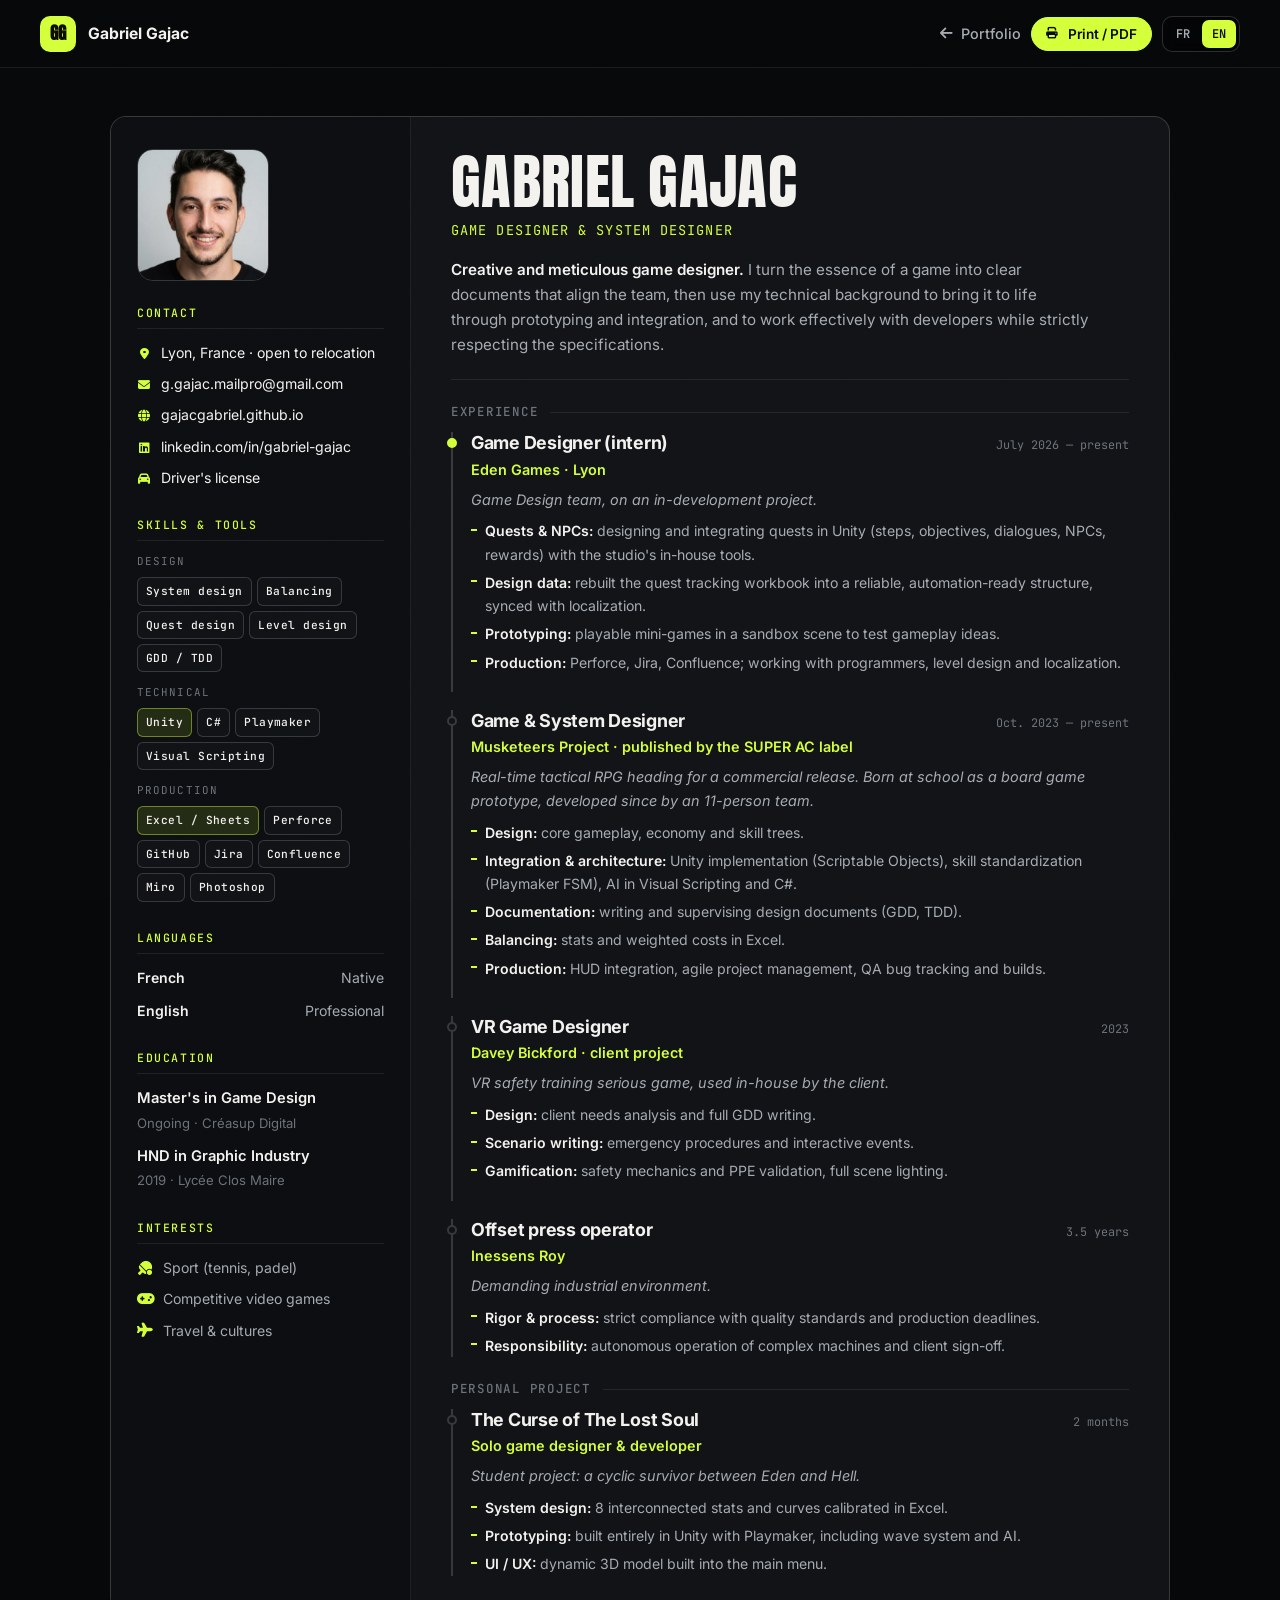
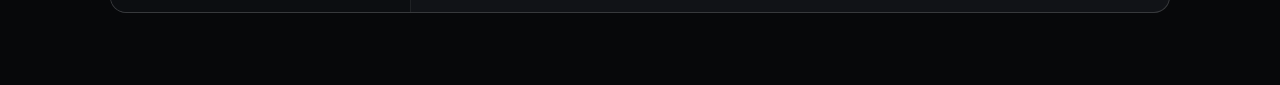
<file: cv.html>
<!DOCTYPE html>
<html lang="en">
<head>
    <meta charset="UTF-8">
    <meta name="viewport" content="width=device-width, initial-scale=1.0">
    <title>Resume — Gabriel Gajac</title>
    <meta name="description" content="Resume of Gabriel Gajac, Game & System Designer.">
    <link rel="preconnect" href="https://fonts.googleapis.com">
    <link rel="preconnect" href="https://fonts.gstatic.com" crossorigin>
    <link href="https://fonts.googleapis.com/css2?family=Anton&family=Inter:wght@400;500;600;700&family=JetBrains+Mono:wght@400;500;600&display=swap" rel="stylesheet">
    <link rel="stylesheet" href="https://cdnjs.cloudflare.com/ajax/libs/font-awesome/6.4.0/css/all.min.css">
    <link rel="stylesheet" href="assets/css/site.css">
    <link rel="stylesheet" href="assets/css/cv.css">
</head>
<body class="en">

    <header class="topbar solid">
        <div class="wrap">
            <a class="brand" href="index.html"><span class="brand-mark">GG</span>Gabriel Gajac</a>
            <div class="cv-actions">
                <a href="index.html" class="back-link"><i class="fa-solid fa-arrow-left"></i> <span class="lang-fr">Portfolio</span><span class="lang-en">Portfolio</span></a>
                <button type="button" class="btn btn-primary btn-print" onclick="window.print()"><i class="fa-solid fa-print"></i> <span class="txt"><span class="lang-fr">Imprimer / PDF</span><span class="lang-en">Print / PDF</span></span></button>
                <div class="lang-switch" role="group" aria-label="Langue / Language">
                    <button type="button" data-lang-btn="fr" aria-pressed="false">FR</button>
                    <button type="button" data-lang-btn="en" aria-pressed="true">EN</button>
                </div>
            </div>
        </div>
    </header>

    <main class="cv">

        <!-- ============ COLONNE LATÉRALE ============ -->
        <aside class="cv-side">
            <div class="cv-photo"><img src="assets/gabriel_photo.jpg" alt="Gabriel Gajac"></div>

            <div class="cv-block">
                <span class="label">Contact</span>
                <ul class="cv-contact">
                    <li><i class="fa-solid fa-location-dot"></i> <span class="lang-fr">Lyon · mobile partout en France</span><span class="lang-en">Lyon, France · open to relocation</span></li>
                    <li><i class="fa-solid fa-envelope"></i> <a href="mailto:g.gajac.mailpro@gmail.com">g.gajac.mailpro@gmail.com</a></li>
                    <li><i class="fa-solid fa-globe"></i> <a href="https://gajacgabriel.github.io/">gajacgabriel.github.io</a></li>
                    <li><i class="fa-brands fa-linkedin"></i> <a href="https://www.linkedin.com/in/gabriel-gajac">linkedin.com/in/gabriel-gajac</a></li>
                    <li><i class="fa-solid fa-car"></i> <span class="lang-fr">Permis B</span><span class="lang-en">Driver's license</span></li>
                </ul>
            </div>

            <div class="cv-block">
                <span class="label"><span class="lang-fr">Compétences &amp; outils</span><span class="lang-en">Skills &amp; tools</span></span>
                <div class="cv-skills">
                    <div>
                        <span class="group-name">Design</span>
                        <div class="tags">
                            <span class="tag">System design</span>
                            <span class="tag"><span class="lang-fr">Équilibrage</span><span class="lang-en">Balancing</span></span>
                            <span class="tag">Quest design</span>
                            <span class="tag">Level design</span>
                            <span class="tag">GDD / TDD</span>
                        </div>
                    </div>
                    <div>
                        <span class="group-name"><span class="lang-fr">Technique</span><span class="lang-en">Technical</span></span>
                        <div class="tags">
                            <span class="tag hot">Unity</span>
                            <span class="tag">C#</span>
                            <span class="tag">Playmaker</span>
                            <span class="tag">Visual Scripting</span>
                        </div>
                    </div>
                    <div>
                        <span class="group-name">Production</span>
                        <div class="tags">
                            <span class="tag hot">Excel / Sheets</span>
                            <span class="tag">Perforce</span>
                            <span class="tag">GitHub</span>
                            <span class="tag">Jira</span>
                            <span class="tag">Confluence</span>
                            <span class="tag">Miro</span>
                            <span class="tag">Photoshop</span>
                        </div>
                    </div>
                </div>
            </div>

            <div class="cv-block">
                <span class="label"><span class="lang-fr">Langues</span><span class="lang-en">Languages</span></span>
                <div class="cv-rows">
                    <div class="cv-row"><strong><span class="lang-fr">Français</span><span class="lang-en">French</span></strong><span><span class="lang-fr">Natif</span><span class="lang-en">Native</span></span></div>
                    <div class="cv-row"><strong><span class="lang-fr">Anglais</span><span class="lang-en">English</span></strong><span><span class="lang-fr">Professionnel</span><span class="lang-en">Professional</span></span></div>
                </div>
            </div>

            <div class="cv-block">
                <span class="label"><span class="lang-fr">Formation</span><span class="lang-en">Education</span></span>
                <div class="cv-rows">
                    <div class="cv-edu"><strong><span class="lang-fr">Mastère 2 Game Design</span><span class="lang-en">Master's in Game Design</span></strong><span><span class="lang-fr">En cours · Créasup Digital</span><span class="lang-en">Ongoing · Créasup Digital</span></span></div>
                    <div class="cv-edu"><strong><span class="lang-fr">BTS Industrie Graphique</span><span class="lang-en">HND in Graphic Industry</span></strong><span>2019 · Lycée Clos Maire</span></div>
                </div>
            </div>

            <div class="cv-block">
                <span class="label"><span class="lang-fr">Centres d'intérêt</span><span class="lang-en">Interests</span></span>
                <div class="cv-interests">
                    <div><i class="fa-solid fa-table-tennis-paddle-ball"></i> <span class="lang-fr">Sport (tennis, padel)</span><span class="lang-en">Sport (tennis, padel)</span></div>
                    <div><i class="fa-solid fa-gamepad"></i> <span class="lang-fr">Jeux vidéo compétitifs</span><span class="lang-en">Competitive video games</span></div>
                    <div><i class="fa-solid fa-plane"></i> <span class="lang-fr">Voyages &amp; cultures</span><span class="lang-en">Travel &amp; cultures</span></div>
                </div>
            </div>
        </aside>

        <!-- ============ CONTENU PRINCIPAL ============ -->
        <div class="cv-main">
            <header class="cv-head">
                <h1>Gabriel Gajac</h1>
                <span class="role">Game Designer &amp; System Designer</span>
                <p class="lang-fr"><strong>Game designer créatif et rigoureux.</strong> Je formalise l'essence d'un jeu dans des documents clairs pour aligner l'équipe, puis mon bagage technique me sert à la concrétiser par le prototypage et l'intégration, et à dialoguer efficacement avec les développeurs<span class="web-only"> tout en respectant scrupuleusement un cahier des charges</span>.</p>
                <p class="lang-en"><strong>Creative and meticulous game designer.</strong> I turn the essence of a game into clear documents that align the team, then use my technical background to bring it to life through prototyping and integration, and to work effectively with developers<span class="web-only"> while strictly respecting the specifications</span>.</p>
            </header>

            <section class="cv-section">
                <h2><span class="lang-fr">Expériences</span><span class="lang-en">Experience</span></h2>

                <article class="job current">
                    <div class="job-head">
                        <h3><span class="lang-fr">Game Designer (stage)</span><span class="lang-en">Game Designer (intern)</span></h3>
                        <span class="job-date"><span class="lang-fr">Juil. 2026 — présent</span><span class="lang-en">July 2026 — present</span></span>
                    </div>
                    <div class="job-co">Eden Games · Lyon</div>
                    <p class="job-desc"><span class="lang-fr">Équipe Game Design, sur un projet en développement.</span><span class="lang-en">Game Design team, on an in-development project.</span></p>
                    <ul class="lang-fr">
                        <li><strong>Quêtes &amp; PNJ :</strong> conception et intégration des quêtes dans Unity (étapes, objectifs, dialogues, PNJ, récompenses) avec les outils internes du studio.</li>
                        <li><strong>Données de design :</strong> refonte du classeur de suivi des quêtes en structure fiable et automatisable, synchronisée avec la localisation.</li>
                        <li><strong>Prototypage :</strong> mini-jeux jouables en scène sandbox pour éprouver des idées de gameplay.</li>
                        <li><strong>Production :</strong> Perforce, Jira, Confluence ; travail avec les programmeurs, le level design et la localisation.</li>
                    </ul>
                    <ul class="lang-en">
                        <li><strong>Quests &amp; NPCs:</strong> designing and integrating quests in Unity (steps, objectives, dialogues, NPCs, rewards) with the studio's in-house tools.</li>
                        <li><strong>Design data:</strong> rebuilt the quest tracking workbook into a reliable, automation-ready structure, synced with localization.</li>
                        <li><strong>Prototyping:</strong> playable mini-games in a sandbox scene to test gameplay ideas.</li>
                        <li><strong>Production:</strong> Perforce, Jira, Confluence; working with programmers, level design and localization.</li>
                    </ul>
                </article>

                <article class="job">
                    <div class="job-head">
                        <h3>Game &amp; System Designer</h3>
                        <span class="job-date"><span class="lang-fr">Oct. 2023 — présent</span><span class="lang-en">Oct. 2023 — present</span></span>
                    </div>
                    <div class="job-co"><span class="lang-fr">Projet Mousquetaires · édité par le label SUPER AC</span><span class="lang-en">Musketeers Project · published by the SUPER AC label</span></div>
                    <p class="job-desc"><span class="lang-fr">RPG tactique en temps réel destiné à une sortie commerciale. Né en école d'un prototype de jeu de plateau, développé depuis par une équipe de 11 personnes.</span><span class="lang-en">Real-time tactical RPG heading for a commercial release. Born at school as a board game prototype, developed since by an 11-person team.</span></p>
                    <ul class="lang-fr">
                        <li><strong>Conception :</strong> core gameplay, économie et arbres de compétences.</li>
                        <li><strong>Intégration &amp; architecture :</strong> implémentation sous Unity (Scriptable Objects), standardisation des compétences (FSM Playmaker), IA en Visual Scripting et C#.</li>
                        <li><strong>Documentation :</strong> rédaction et supervision des documents de design (GDD, TDD).</li>
                        <li><strong>Équilibrage :</strong> statistiques et coûts pondérés sur Excel.</li>
                        <li class="web-only"><strong>Production :</strong> intégration HUD, gestion de projet agile, suivi des bugs (QA) et des builds.</li>
                    </ul>
                    <ul class="lang-en">
                        <li><strong>Design:</strong> core gameplay, economy and skill trees.</li>
                        <li><strong>Integration &amp; architecture:</strong> Unity implementation (Scriptable Objects), skill standardization (Playmaker FSM), AI in Visual Scripting and C#.</li>
                        <li><strong>Documentation:</strong> writing and supervising design documents (GDD, TDD).</li>
                        <li><strong>Balancing:</strong> stats and weighted costs in Excel.</li>
                        <li class="web-only"><strong>Production:</strong> HUD integration, agile project management, QA bug tracking and builds.</li>
                    </ul>
                </article>

                <article class="job">
                    <div class="job-head">
                        <h3>VR Game Designer</h3>
                        <span class="job-date">2023</span>
                    </div>
                    <div class="job-co">Davey Bickford · <span class="lang-fr">projet client</span><span class="lang-en">client project</span></div>
                    <p class="job-desc"><span class="lang-fr">Serious game de formation à la sécurité en VR, utilisé en entreprise.</span><span class="lang-en">VR safety training serious game, used in-house by the client.</span></p>
                    <ul class="lang-fr">
                        <li><strong>Conception :</strong> analyse des besoins du client et rédaction intégrale du GDD.</li>
                        <li><strong>Scénarisation :</strong> procédures d'urgence et événements interactifs.</li>
                        <li><strong>Gamification :</strong> mécaniques de sécurité et validation des EPI<span class="web-only">, éclairage complet de la scène</span>.</li>
                    </ul>
                    <ul class="lang-en">
                        <li><strong>Design:</strong> client needs analysis and full GDD writing.</li>
                        <li><strong>Scenario writing:</strong> emergency procedures and interactive events.</li>
                        <li><strong>Gamification:</strong> safety mechanics and PPE validation<span class="web-only">, full scene lighting</span>.</li>
                    </ul>
                </article>

                <article class="job print-hidden">
                    <div class="job-head">
                        <h3><span class="lang-fr">Conducteur de presse offset</span><span class="lang-en">Offset press operator</span></h3>
                        <span class="job-date"><span class="lang-fr">3,5 ans</span><span class="lang-en">3.5 years</span></span>
                    </div>
                    <div class="job-co">Inessens Roy</div>
                    <p class="job-desc"><span class="lang-fr">Environnement industriel exigeant.</span><span class="lang-en">Demanding industrial environment.</span></p>
                    <ul class="lang-fr">
                        <li><strong>Rigueur &amp; processus :</strong> respect strict des normes de qualité et des délais de production.</li>
                        <li><strong>Responsabilité :</strong> pilotage autonome de machines complexes et validation client.</li>
                    </ul>
                    <ul class="lang-en">
                        <li><strong>Rigor &amp; process:</strong> strict compliance with quality standards and production deadlines.</li>
                        <li><strong>Responsibility:</strong> autonomous operation of complex machines and client sign-off.</li>
                    </ul>
                </article>
            </section>

            <section class="cv-section">
                <h2><span class="lang-fr">Projet personnel</span><span class="lang-en">Personal project</span></h2>
                <article class="job">
                    <div class="job-head">
                        <h3>The Curse of The Lost Soul</h3>
                        <span class="job-date"><span class="lang-fr">2 mois</span><span class="lang-en">2 months</span></span>
                    </div>
                    <div class="job-co"><span class="lang-fr">Game designer &amp; développeur solo</span><span class="lang-en">Solo game designer &amp; developer</span></div>
                    <p class="job-desc"><span class="lang-fr">Projet étudiant : survivor cyclique entre Eden et Hell.</span><span class="lang-en">Student project: a cyclic survivor between Eden and Hell.</span></p>
                    <ul class="lang-fr">
                        <li><strong>System design :</strong> 8 statistiques interconnectées et courbes calibrées sur Excel.</li>
                        <li><strong>Prototypage :</strong> développement intégral sous Unity avec Playmaker<span class="web-only">, système de vagues et IA</span>.</li>
                        <li class="web-only"><strong>UI / UX :</strong> modèle 3D dynamique intégré au menu principal.</li>
                    </ul>
                    <ul class="lang-en">
                        <li><strong>System design:</strong> 8 interconnected stats and curves calibrated in Excel.</li>
                        <li><strong>Prototyping:</strong> built entirely in Unity with Playmaker<span class="web-only">, including wave system and AI</span>.</li>
                        <li class="web-only"><strong>UI / UX:</strong> dynamic 3D model built into the main menu.</li>
                    </ul>
                </article>
            </section>
        </div>
    </main>

    <script src="assets/js/site.js"></script>
</body>
</html>
</file>
<file: assets/css/site.css>
/* =========================================================
   Portfolio Gabriel Gajac — feuille de style commune
   Direction : « écran de sélection » — plein écran, cinéma, une couleur par projet
   ========================================================= */

:root {
    --bg: #07080a;
    --bg-2: #0c0e11;
    --surface: #111317;
    --surface-2: #171a1f;
    --line: rgba(255, 255, 255, 0.08);
    --line-2: rgba(255, 255, 255, 0.16);
    --text: #f3f2ef;
    --muted: #a6abb2;
    --dim: #6d737b;

    /* --accent : couleur de la page ; --acc : couleur « vivante » (change avec le carrousel) */
    --accent: #d4ff3a;
    --acc: var(--accent);
    --accent-ink: #0a0c04;
    --live: #4ade80;

    --font-display: 'Anton', Impact, 'Arial Narrow', sans-serif;
    --font-body: 'Inter', 'Segoe UI', sans-serif;
    --font-mono: 'JetBrains Mono', ui-monospace, 'Cascadia Mono', monospace;

    --radius: 16px;
    --radius-sm: 10px;
    --wrap: 1240px;
    --gutter: clamp(16px, 4vw, 40px);
    --topbar-h: 68px;
    --ease: cubic-bezier(.2, .7, .1, 1);
}

*, *::before, *::after { box-sizing: border-box; }
html { scroll-behavior: smooth; scroll-padding-top: calc(var(--topbar-h) + 16px); -webkit-text-size-adjust: 100%; overflow-x: clip; }

body {
    /* dérivées recalculées ici pour suivre --accent / --acc posés sur la page */
    --accent-soft: color-mix(in srgb, var(--accent) 12%, transparent);
    --accent-line: color-mix(in srgb, var(--accent) 42%, transparent);
    --acc-soft: color-mix(in srgb, var(--acc) 14%, transparent);
    --acc-line: color-mix(in srgb, var(--acc) 45%, transparent);
    margin: 0;
    font-family: var(--font-body);
    font-size: 16px;
    line-height: 1.65;
    color: var(--muted);
    background: var(--bg);
    overflow-x: clip;
}
/* grain film */
body::after {
    content: ''; position: fixed; inset: 0; z-index: 400; pointer-events: none; opacity: 0.06; mix-blend-mode: overlay;
    background-image: url("data:image/svg+xml;utf8,<svg xmlns='http://www.w3.org/2000/svg' width='160' height='160'><filter id='n'><feTurbulence type='fractalNoise' baseFrequency='.9' numOctaves='2' stitchTiles='stitch'/></filter><rect width='100%' height='100%' filter='url(%23n)'/></svg>");
}

img { max-width: 100%; display: block; }
a { color: inherit; }
strong { color: var(--text); font-weight: 600; }
em { color: var(--text); }
::selection { background: var(--acc); color: var(--accent-ink); }
:focus-visible { outline: 2px solid var(--acc); outline-offset: 3px; border-radius: 4px; }

h1, h2 { font-family: var(--font-display); font-weight: 400; color: var(--text); line-height: 0.95; letter-spacing: 0.005em; text-transform: uppercase; margin: 0; }
h3, h4 { font-family: var(--font-body); font-weight: 700; color: var(--text); line-height: 1.2; letter-spacing: -0.015em; margin: 0; }

/* ---------- Langues ---------- */
body.en .lang-fr, body:not(.en) .lang-en { display: none !important; }

/* ---------- Utilitaires ---------- */
.wrap { max-width: var(--wrap); margin: 0 auto; padding: 0 var(--gutter); }
.mono { font-family: var(--font-mono); }
.label {
    font-family: var(--font-mono); font-size: 0.72rem; font-weight: 500;
    letter-spacing: 0.14em; text-transform: uppercase; color: var(--dim);
}
.accent { color: var(--accent); }

/* ---------- Barre du haut ---------- */
.topbar {
    position: fixed; top: 0; left: 0; right: 0; z-index: 60;
    height: var(--topbar-h);
    border-bottom: 1px solid transparent;
    transition: background .4s, border-color .4s, backdrop-filter .4s;
}
.topbar.solid { background: rgba(7, 8, 10, 0.82); backdrop-filter: blur(14px); -webkit-backdrop-filter: blur(14px); border-color: var(--line); }
.topbar .wrap { height: 100%; display: flex; align-items: center; gap: 24px; max-width: none; }
.brand { display: flex; align-items: center; gap: 12px; text-decoration: none; color: var(--text); font-weight: 700; font-size: 0.98rem; white-space: nowrap; }
.brand-mark {
    width: 36px; height: 36px; border-radius: 10px; display: grid; place-items: center;
    background: var(--acc); color: var(--accent-ink);
    font-family: var(--font-display); font-size: 1.05rem; letter-spacing: 0.02em;
    transition: background .7s var(--ease);
}
.nav { display: flex; gap: 2px; margin-left: auto; }
.nav a {
    text-decoration: none; color: var(--text); opacity: .72; font-size: 0.9rem; font-weight: 500;
    padding: 8px 12px; border-radius: var(--radius-sm); transition: opacity .2s, background .2s;
}
.nav a:hover { opacity: 1; background: rgba(255, 255, 255, 0.06); }
.back-link { color: var(--muted); text-decoration: none; font-size: 0.9rem; font-weight: 500; display: inline-flex; align-items: center; gap: 8px; }
.back-link:hover { color: var(--acc); }
.lang-switch { display: flex; padding: 3px; gap: 2px; background: rgba(0, 0, 0, 0.35); border: 1px solid var(--line-2); border-radius: 10px; flex-shrink: 0; backdrop-filter: blur(6px); }
.lang-switch button {
    font-family: var(--font-mono); font-size: 0.75rem; font-weight: 600;
    border: 0; background: transparent; color: var(--muted);
    padding: 6px 10px; border-radius: 7px; cursor: pointer; transition: .25s;
}
.lang-switch button:hover { color: var(--text); }
.lang-switch button[aria-pressed="true"] { background: var(--acc); color: var(--accent-ink); }

/* ---------- Boutons ---------- */
.btn {
    display: inline-flex; align-items: center; gap: 10px;
    font-family: var(--font-body); font-weight: 600; font-size: 0.95rem;
    text-decoration: none; cursor: pointer;
    padding: 13px 22px; border-radius: 999px;
    border: 1px solid var(--line-2); color: var(--text); background: rgba(255, 255, 255, 0.04);
    backdrop-filter: blur(8px);
    transition: transform .25s var(--ease), background .25s, border-color .25s, color .25s, box-shadow .25s;
}
.btn:hover { border-color: var(--acc-line); transform: translateY(-2px); background: rgba(255, 255, 255, 0.08); }
.btn i { font-size: 0.85em; transition: transform .25s var(--ease); }
.btn:hover i { transform: translateX(3px); }
.btn-primary, .btn-acc { background: var(--acc); border-color: var(--acc); color: var(--accent-ink); }
.btn-primary:hover, .btn-acc:hover { background: var(--acc); color: var(--accent-ink); box-shadow: 0 10px 40px -10px var(--acc); }
.btn-play i { width: 26px; height: 26px; border-radius: 50%; display: inline-grid; place-items: center; background: var(--text); color: var(--bg); font-size: 0.6rem; padding-left: 2px; }
.btn-play:hover i { transform: scale(1.1); }

/* ---------- Tags ---------- */
.tags { display: flex; flex-wrap: wrap; gap: 6px; }
.tag {
    font-family: var(--font-mono); font-size: 0.72rem; font-weight: 500; letter-spacing: 0.04em;
    padding: 5px 10px; border-radius: 6px;
    border: 1px solid var(--line-2); color: var(--muted); background: rgba(255, 255, 255, 0.02);
    white-space: nowrap;
}
.tag.hot { color: var(--accent); border-color: var(--accent-line); background: var(--accent-soft); }

/* =========================================================
   Écran d'ouverture
   ========================================================= */
.boot { display: none; }
.js .boot {
    position: fixed; inset: 0; z-index: 300; display: grid; place-items: center; background: var(--bg);
    transition: clip-path .9s var(--ease); clip-path: inset(0 0 0 0);
}
.booted .boot { display: none; }
.boot.done { clip-path: inset(0 0 100% 0); }
.boot-inner { text-align: center; }
.boot .brand-mark { width: 64px; height: 64px; font-size: 1.9rem; border-radius: 16px; margin: 0 auto 22px; animation: bootPop .7s var(--ease) both; }
.boot-name { font-family: var(--font-display); font-size: clamp(2.4rem, 7vw, 4.6rem); color: var(--text); letter-spacing: 0.02em; line-height: 1; overflow: hidden; }
.boot-name span { display: inline-block; animation: bootUp .8s var(--ease) both; animation-delay: calc(var(--i) * 40ms + 150ms); }
.boot-bar { width: min(260px, 60vw); height: 2px; background: var(--line-2); margin: 26px auto 14px; border-radius: 2px; overflow: hidden; }
.boot-bar i { display: block; height: 100%; width: 0; background: var(--acc); animation: bootFill 1.05s .2s var(--ease) forwards; }
.boot-hint { font-family: var(--font-mono); font-size: 0.7rem; letter-spacing: 0.2em; text-transform: uppercase; color: var(--dim); }
@keyframes bootPop { from { transform: scale(.4) rotate(-12deg); opacity: 0; } }
@keyframes bootUp { from { transform: translateY(110%); } }
@keyframes bootFill { to { width: 100%; } }

/* =========================================================
   Carrousel plein écran (accueil)
   ========================================================= */
.stage { position: relative; height: 100vh; height: 100svh; min-height: 640px; max-height: 1300px; overflow: hidden; background: #000; isolation: isolate; }
.slide { position: absolute; inset: 0; opacity: 0; visibility: hidden; transition: opacity 1s var(--ease), visibility 0s linear 1s; }
.slide.is-active { opacity: 1; visibility: visible; z-index: 2; transition: opacity 1s var(--ease), visibility 0s; }

.slide-media { position: absolute; inset: -3%; transform: translate3d(calc(var(--px, 0) * -16px), calc(var(--py, 0) * -10px), 0); transition: transform 1.2s var(--ease); }
.slide-bg { position: absolute; inset: 0; overflow: hidden; transform: scale(1.14); transition: transform 9s cubic-bezier(.1, .5, .2, 1); }
.slide.is-active .slide-bg, .p-hero .slide-bg { transform: scale(1.02); }
.poster { position: absolute; inset: 0; width: 100%; height: 100%; object-fit: cover; filter: saturate(1.1) brightness(.8); }
.poster.lb { height: 133.4%; top: -16.7%; } /* miniature 4:3 avec bandes noires : on les sort du cadre */

.bg-video { position: absolute; inset: 0; opacity: 0; transition: opacity 1.4s var(--ease); pointer-events: none; }
.bg-video.ready { opacity: 1; }
.bg-video iframe {
    position: absolute; top: 50%; left: 50%; border: 0;
    width: max(100%, 177.78vh); height: max(100%, 56.25vw);
    transform: translate(-50%, -50%) scale(1.18);
}

.slide-shade, .p-hero-shade {
    position: absolute; inset: 0; pointer-events: none;
    background:
        linear-gradient(90deg, rgba(7, 8, 10, .94) 0%, rgba(7, 8, 10, .72) 34%, rgba(7, 8, 10, .18) 68%, rgba(7, 8, 10, .3) 100%),
        linear-gradient(0deg, var(--bg) 0%, rgba(7, 8, 10, 0) 38%),
        linear-gradient(180deg, rgba(7, 8, 10, .6) 0%, rgba(7, 8, 10, 0) 22%);
}
.slide-tint { position: absolute; inset: 0; pointer-events: none; mix-blend-mode: screen; opacity: .9;
    background: radial-gradient(55% 70% at 12% 78%, color-mix(in srgb, var(--slide-acc) 26%, transparent), transparent 70%); }

.slide-content { position: absolute; left: 0; right: 0; bottom: clamp(150px, 21vh, 220px); z-index: 4; }
.slide-content .wrap { max-width: var(--wrap); }
.slide-kicker { display: inline-flex; align-items: center; gap: 12px; font-family: var(--font-mono); font-size: 0.76rem; letter-spacing: 0.16em; text-transform: uppercase; color: var(--text); margin-bottom: 18px; }
.slide-kicker::before { content: ''; width: 34px; height: 2px; background: var(--slide-acc); }
.slide-kicker b { color: var(--slide-acc); font-weight: 600; }
.slide-title { font-size: clamp(3.2rem, min(10.5vw, 16vh), 10rem); line-height: .88; margin: 0 0 22px; max-width: 13ch; }
.slide-title .line { display: block; overflow: hidden; padding-bottom: .04em; }
.slide-title .line > span { display: block; transform: translateY(105%); transition: transform 1.05s var(--ease); }
.slide-title .line:nth-child(2) > span { transition-delay: .08s; color: var(--slide-acc); }
.slide.is-active .slide-title .line > span { transform: none; transition-delay: .25s; }
.slide.is-active .slide-title .line:nth-child(2) > span { transition-delay: .35s; }
.slide-pitch { font-size: clamp(1rem, 1.35vw, 1.2rem); max-width: 560px; color: rgba(243, 242, 239, .84); margin: 0 0 22px; }
.slide-meta { display: flex; flex-wrap: wrap; gap: 8px 30px; margin: 0 0 26px; }
.slide-meta div { display: grid; }
.slide-meta dt { font-family: var(--font-mono); font-size: 0.66rem; letter-spacing: 0.14em; text-transform: uppercase; color: var(--dim); }
.slide-meta dd { margin: 0; color: var(--text); font-weight: 600; font-size: 0.95rem; }
.slide-cta { display: flex; flex-wrap: wrap; gap: 12px; }
.slide .btn-acc { background: var(--slide-acc); border-color: var(--slide-acc); }
.slide .btn-acc:hover { box-shadow: 0 10px 40px -10px var(--slide-acc); background: var(--slide-acc); }

.anim { opacity: 0; transform: translateY(26px); transition: opacity .8s var(--ease), transform .9s var(--ease); }
.slide.is-active .anim { opacity: 1; transform: none; transition-delay: calc(var(--d, 0) * 90ms + 380ms); }

.status {
    display: inline-flex; align-items: center; gap: 10px;
    padding: 8px 14px 8px 12px; border-radius: 999px;
    background: rgba(0, 0, 0, .4); border: 1px solid var(--line-2); backdrop-filter: blur(8px);
    font-size: 0.9rem; color: var(--text); margin-bottom: 26px;
}
.status-dot { width: 8px; height: 8px; border-radius: 50%; background: var(--live); box-shadow: 0 0 0 0 rgba(74, 222, 128, .6); animation: pulse 2.2s infinite; flex-shrink: 0; }
@keyframes pulse { 70% { box-shadow: 0 0 0 9px rgba(74, 222, 128, 0); } 100% { box-shadow: 0 0 0 0 rgba(74, 222, 128, 0); } }

/* --- diapositive « moi » --- */
.intro-bg { position: absolute; inset: 0; background: radial-gradient(80% 90% at 75% 40%, #15181d, var(--bg) 70%); overflow: hidden; }
.blob { position: absolute; border-radius: 50%; filter: blur(80px); opacity: .55; animation: drift 18s ease-in-out infinite alternate; }
.blob.b1 { width: 46vw; height: 46vw; left: 48%; top: -10%; background: color-mix(in srgb, var(--slide-acc) 55%, transparent); }
.blob.b2 { width: 34vw; height: 34vw; left: 66%; top: 46%; background: rgba(80, 120, 255, .35); animation-duration: 22s; }
.blob.b3 { width: 30vw; height: 30vw; left: 2%; top: 60%; background: color-mix(in srgb, var(--slide-acc) 25%, transparent); animation-duration: 26s; }
@keyframes drift { to { transform: translate(-6vw, 5vh) scale(1.15); } }
.giant-marquee { position: absolute; left: -5%; right: -5%; top: 50%; transform: translateY(-50%) rotate(-7deg); display: grid; gap: 1vw; opacity: .9; }
.giant-marquee .row { white-space: nowrap; font-family: var(--font-display); font-size: 9vw; line-height: 1; text-transform: uppercase; color: transparent; -webkit-text-stroke: 1px rgba(255, 255, 255, .07); }
.giant-marquee .row span { display: inline-block; animation: marquee 60s linear infinite; padding-right: 2vw; }
.giant-marquee .row:nth-child(2) span { animation-direction: reverse; animation-duration: 70s; }

.intro-portrait {
    position: absolute; z-index: 3; right: calc(var(--gutter) + 3vw); top: 50%;
    width: min(28vw, 400px); aspect-ratio: 4 / 5; transform: translate3d(calc(var(--px, 0) * 12px), calc(-54% + var(--py, 0) * 8px), 0);
    transition: transform 1.2s var(--ease);
}
.intro-portrait .frame { position: absolute; inset: 0; border-radius: 22px; overflow: hidden; clip-path: inset(100% 0 0 0 round 22px); transition: clip-path 1.3s var(--ease) .3s; box-shadow: 0 40px 120px -30px rgba(0, 0, 0, .8); }
.intro-portrait img { width: 100%; height: 100%; object-fit: cover; object-position: center top; transform: scale(1.12); transition: transform 2.4s var(--ease) .3s; }
.slide.is-active .intro-portrait .frame { clip-path: inset(0 0 0 0 round 22px); }
.slide.is-active .intro-portrait img { transform: scale(1); }
.intro-portrait::before { content: ''; position: absolute; inset: 18px -18px -18px 18px; border: 1px solid var(--slide-acc); border-radius: 22px; opacity: .55; }

/* --- diapositive Eden : graphe de quête --- */
.eden-bg { position: absolute; inset: 0; overflow: hidden;
    background:
        radial-gradient(60% 70% at 70% 45%, color-mix(in srgb, var(--slide-acc) 16%, #07100c), var(--bg) 75%);
}
.eden-bg::before { content: ''; position: absolute; inset: 0; background-image: radial-gradient(rgba(255, 255, 255, .09) 1px, transparent 1.4px); background-size: 28px 28px; mask-image: radial-gradient(70% 70% at 70% 45%, #000, transparent); -webkit-mask-image: radial-gradient(70% 70% at 70% 45%, #000, transparent); }
.quest-graph { position: absolute; right: 9vw; top: 47%; transform: translateY(-60%); width: min(42vw, 640px); }
.quest-graph .edge { fill: none; stroke: color-mix(in srgb, var(--slide-acc) 55%, transparent); stroke-width: 1.6; stroke-dasharray: 5 9; animation: flow 1.6s linear infinite; }
.quest-graph .node rect { fill: rgba(10, 16, 13, .88); stroke: color-mix(in srgb, var(--slide-acc) 40%, transparent); }
.quest-graph .node text { font-family: 'JetBrains Mono', monospace; font-size: 12px; fill: #dfe7e2; letter-spacing: .08em; }
.quest-graph .node .k { fill: var(--slide-acc); font-size: 10px; }
.quest-graph .node circle { fill: var(--slide-acc); }
.quest-graph .node.on rect { stroke: var(--slide-acc); stroke-width: 1.6; }
.quest-graph .pulse { transform-box: fill-box; transform-origin: center; animation: nodePulse 2.4s var(--ease) infinite; animation-delay: calc(var(--n) * .45s); }
@keyframes flow { to { stroke-dashoffset: -28; } }
@keyframes nodePulse { 0%, 100% { opacity: .35; transform: scale(1); } 20% { opacity: 1; transform: scale(1.6); } }
.quest-hud {
    position: absolute; z-index: 3; right: calc(var(--gutter) + 2vw); bottom: clamp(150px, 19vh, 200px); width: 290px;
    background: rgba(8, 12, 10, .72); border: 1px solid color-mix(in srgb, var(--slide-acc) 35%, transparent); border-radius: 14px; padding: 16px 18px;
    backdrop-filter: blur(10px); font-size: 0.86rem; color: var(--text);
    transform: translateX(30px); opacity: 0; transition: transform 1s var(--ease) .6s, opacity 1s var(--ease) .6s;
}
.slide.is-active .quest-hud { transform: none; opacity: 1; }
.quest-hud .label { color: var(--slide-acc); display: flex; justify-content: space-between; margin-bottom: 8px; }
.quest-hud .obj { display: flex; gap: 10px; align-items: flex-start; margin-top: 8px; color: var(--muted); }
.quest-hud .obj i { color: var(--slide-acc); margin-top: 4px; font-size: .75em; }
.quest-hud .obj.done { text-decoration: line-through; opacity: .55; }
.quest-hud .obj.cur { color: var(--text); }
.quest-hud .bar { height: 3px; background: var(--line-2); border-radius: 3px; margin-top: 14px; overflow: hidden; }
.quest-hud .bar i { display: block; height: 100%; width: 0; background: var(--slide-acc); transition: width 2.2s var(--ease) 1.2s; }
.slide.is-active .quest-hud .bar i { width: 50%; }

/* --- navigation du carrousel --- */
.stage-nav { position: absolute; z-index: 6; left: 0; right: 0; bottom: clamp(18px, 3.5vh, 34px); }
.stage-nav .wrap { display: flex; align-items: flex-end; gap: 22px; max-width: var(--wrap); }
.thumbs { flex: 1; display: grid; grid-template-columns: repeat(6, minmax(0, 1fr)); gap: 10px; }
.thumb { all: unset; cursor: pointer; display: block; min-width: 0; }
.thumb:focus-visible { outline: 2px solid var(--acc); outline-offset: 4px; border-radius: 10px; }
.t-img { height: 58px; border-radius: 9px; overflow: hidden; border: 1px solid var(--line-2); opacity: .5; transition: opacity .4s, border-color .4s, transform .4s var(--ease); background: var(--surface); position: relative; }
.t-img img { width: 100%; height: 100%; object-fit: cover; }
.t-img.t-eden { display: grid; place-items: center; background: radial-gradient(circle at 50% 50%, #12392a, #08100c); color: #3dffa8; font-size: 1.2rem; }
.thumb:hover .t-img { opacity: .85; transform: translateY(-3px); }
.thumb.is-active .t-img { opacity: 1; border-color: var(--acc); }
.t-bar { height: 2px; background: var(--line-2); margin-top: 10px; border-radius: 2px; overflow: hidden; }
.t-bar i { display: block; height: 100%; width: 0; background: var(--acc); }
.t-label { display: flex; gap: 8px; margin-top: 8px; font-family: var(--font-mono); font-size: 0.66rem; letter-spacing: .1em; text-transform: uppercase; color: var(--dim); white-space: nowrap; overflow: hidden; text-overflow: ellipsis; transition: color .3s; }
.t-label b { color: var(--text); font-weight: 500; }
.thumb.is-active .t-label { color: var(--text); }
.stage-ctrl { display: flex; align-items: center; gap: 10px; padding-bottom: 22px; }
.stage-count { font-family: var(--font-display); color: var(--text); font-size: 1.7rem; line-height: 1; min-width: 74px; text-align: right; }
.stage-count small { font-size: .9rem; color: var(--dim); }
.arrow { all: unset; cursor: pointer; width: 46px; height: 46px; border-radius: 50%; display: grid; place-items: center; border: 1px solid var(--line-2); color: var(--text); background: rgba(0, 0, 0, .35); backdrop-filter: blur(6px); transition: border-color .25s, background .25s, transform .25s var(--ease); }
.arrow:hover { border-color: var(--acc); background: var(--acc-soft); transform: scale(1.06); }
.arrow:focus-visible { outline: 2px solid var(--acc); outline-offset: 3px; }
.scroll-hint { position: absolute; z-index: 6; right: var(--gutter); top: 50%; transform: translateY(-50%); writing-mode: vertical-rl; font-family: var(--font-mono); font-size: .66rem; letter-spacing: .3em; text-transform: uppercase; color: var(--dim); text-decoration: none; display: flex; align-items: center; gap: 14px; }
.scroll-hint::after { content: ''; width: 1px; height: 60px; background: linear-gradient(var(--acc), transparent); animation: hint 2s ease-in-out infinite; }
@keyframes hint { 0% { transform: scaleY(0); transform-origin: top; } 50% { transform: scaleY(1); transform-origin: top; } 51% { transform-origin: bottom; } 100% { transform: scaleY(0); transform-origin: bottom; } }

/* =========================================================
   Sections sous le carrousel
   ========================================================= */
.section { padding: clamp(80px, 11vw, 150px) 0 0; position: relative; }
.section-head { display: flex; align-items: flex-end; gap: 20px; margin-bottom: clamp(32px, 4vw, 52px); flex-wrap: wrap; }
.section-head .num { font-family: var(--font-mono); font-size: 0.8rem; color: var(--accent); padding-bottom: .9em; }
.section-head h2 { font-size: clamp(2.8rem, 7vw, 5.6rem); }
.section-head .rule { flex: 1; height: 1px; background: var(--line); margin-bottom: 1.2em; min-width: 40px; }
.section-head p { flex-basis: 100%; max-width: 620px; margin: 4px 0 0; }

/* --- le brief --- */
.brief { display: grid; grid-template-columns: 1.15fr 1fr; gap: clamp(32px, 6vw, 96px); align-items: end; }
.brief-statement { font-size: clamp(1.5rem, 2.9vw, 2.5rem); line-height: 1.22; color: var(--text); font-weight: 600; letter-spacing: -0.025em; margin: 0; }
.brief-statement em { font-style: normal; color: var(--accent); }
.stats { display: grid; grid-template-columns: repeat(3, 1fr); border-top: 1px solid var(--line-2); }
.stat { padding: 22px 18px 0 0; }
.stat-num { font-family: var(--font-display); font-size: clamp(3rem, 6vw, 5rem); color: var(--text); line-height: 1; display: block; }
.stat-num small { font-size: .42em; color: var(--accent); margin-left: 4px; }
.stat p { margin: 8px 0 0; font-size: .9rem; }

/* --- carte expérience (Eden) --- */
.xp-card {
    position: relative; border: 1px solid var(--line-2); border-radius: 22px; overflow: hidden;
    background: radial-gradient(70% 90% at 100% 0%, rgba(61, 255, 168, .09), transparent 60%), var(--surface);
    padding: clamp(24px, 4vw, 52px);
    --xp: #3dffa8;
}
.xp-top { display: flex; flex-wrap: wrap; justify-content: space-between; gap: 16px 32px; align-items: flex-start; margin-bottom: 26px; }
.xp-top h3 { font-family: var(--font-display); font-weight: 400; text-transform: uppercase; font-size: clamp(2rem, 4vw, 3.2rem); letter-spacing: .01em; line-height: 1; }
.xp-company { color: var(--xp); font-weight: 600; margin-top: 10px; }
.xp-meta { text-align: right; }
.xp-meta .label { display: block; }
.badge-live { display: inline-flex; align-items: center; gap: 8px; margin-bottom: 8px; font-family: var(--font-mono); font-size: 0.72rem; letter-spacing: 0.1em; text-transform: uppercase; color: var(--live); background: rgba(74, 222, 128, 0.08); border: 1px solid rgba(74, 222, 128, 0.25); padding: 4px 10px; border-radius: 999px; }
.xp-lead { max-width: 780px; margin: 0 0 32px; font-size: 1.08rem; color: rgba(243, 242, 239, .82); }
.xp-grid { display: grid; grid-template-columns: repeat(4, 1fr); gap: 12px; }
.xp-item { border: 1px solid var(--line); border-radius: 14px; padding: 22px; background: rgba(0, 0, 0, .25); transition: border-color .3s, transform .3s var(--ease); }
.xp-item:hover { border-color: color-mix(in srgb, var(--xp) 45%, transparent); transform: translateY(-4px); }
.xp-item .ico { width: 38px; height: 38px; border-radius: 10px; display: grid; place-items: center; background: color-mix(in srgb, var(--xp) 14%, transparent); color: var(--xp); margin-bottom: 16px; }
.xp-item h4 { font-size: 1.04rem; margin-bottom: 8px; }
.xp-item p { margin: 0; font-size: 0.92rem; }
.xp-quest { margin-top: 34px; padding-top: 30px; border-top: 1px solid var(--line); }
.xp-quest-head .label { color: var(--xp); display: block; margin-bottom: 8px; }
.xp-quest-head h4 { font-family: var(--font-display); font-weight: 400; text-transform: uppercase; font-size: clamp(1.6rem, 3vw, 2.2rem); letter-spacing: .01em; margin-bottom: 10px; }
.xp-quest-head p { max-width: 760px; margin: 0; }
.xp-steps { list-style: none; padding: 0; margin: 26px 0 0; display: grid; gap: 26px; }
.xp-steps li { display: grid; grid-template-columns: 44px minmax(0, 1fr); gap: 18px; }
.step-n { width: 44px; height: 44px; border-radius: 50%; display: grid; place-items: center; font-family: var(--font-display); font-size: 1.3rem; color: var(--accent-ink); background: var(--xp); }
.xp-steps h5 { margin: 8px 0 6px; font-size: 1.05rem; color: var(--text); }
.xp-steps p { margin: 0 0 6px; font-size: .94rem; max-width: 760px; }
.xp-steps figure { margin: 14px 0 0; }
.xp-steps figure img { background: #fff; }
.xp-steps figure.unity-shot img { max-width: 720px; background: #1e1e1e; }
.xp-media { display: grid; grid-template-columns: 1fr 1fr; gap: 14px; margin-top: 26px; }
.xp-media figure { margin: 0; }
/* vidéo recadrée : --fw = largeur gardée (fraction de l'image d'origine, 16:9),
   --cx / --cy = centre du cadre (fractions). Le cadre est en 3:2, d'où le 0.84375 (= 1.5 / (16/9)). */
.vcrop { position: relative; aspect-ratio: 3 / 2; overflow: hidden; border-radius: 12px; border: 1px solid var(--line-2); background: #000; }
.vcrop video { position: absolute; max-width: none; width: calc(100% / var(--fw)); height: auto;
    left: calc(50% - var(--cx) * 100% / var(--fw)); top: calc(50% - var(--cy) * 84.375% / var(--fw)); }
.xp-media img { aspect-ratio: 3 / 2; object-fit: cover; }
.xp-foot { margin-top: 26px; }
.xp-note { margin: 16px 0 0; font-size: 0.82rem; color: var(--dim); font-style: italic; }

/* --- tuiles projets --- */
.tiles { display: grid; grid-template-columns: repeat(2, 1fr); gap: 16px; }
.tile {
    position: relative; display: block; text-decoration: none; border-radius: 20px; overflow: hidden;
    aspect-ratio: 16 / 11; border: 1px solid var(--line); background: var(--surface); isolation: isolate;
    transition: border-color .4s, transform .5s var(--ease);
}
.tile:hover { border-color: var(--tile-acc); transform: translateY(-4px); }
.tile .poster { filter: saturate(1.05) brightness(.7); transition: transform 1.2s var(--ease), filter .6s; }
.tile:hover .poster { transform: scale(1.06); filter: saturate(1.2) brightness(.8); }
.tile-shade { position: absolute; inset: 0; background: linear-gradient(0deg, rgba(7, 8, 10, .96) 8%, rgba(7, 8, 10, .35) 55%, rgba(7, 8, 10, .1)); z-index: 1; }
.tile-shade::after { content: ''; position: absolute; inset: 0; background: radial-gradient(70% 60% at 0% 100%, color-mix(in srgb, var(--tile-acc) 30%, transparent), transparent 70%); opacity: .6; transition: opacity .5s; mix-blend-mode: screen; }
.tile:hover .tile-shade::after { opacity: 1; }
.tile-body { position: absolute; z-index: 2; left: 0; right: 0; bottom: 0; padding: clamp(20px, 2.6vw, 32px); }
.tile-body .label { color: var(--tile-acc); display: block; margin-bottom: 10px; }
.tile-body h3 { font-family: var(--font-display); font-weight: 400; text-transform: uppercase; font-size: clamp(1.9rem, 3.4vw, 3rem); letter-spacing: .01em; line-height: .95; margin-bottom: 10px; }
.tile-body p { margin: 0 0 16px; max-width: 520px; font-size: .95rem; color: rgba(243, 242, 239, .78); }
.tile-cta { display: inline-flex; align-items: center; gap: 10px; color: var(--text); font-weight: 600; font-size: .92rem; }
.tile-cta i { transition: transform .3s var(--ease); color: var(--tile-acc); }
.tile:hover .tile-cta i { transform: translateX(5px); }
.tile .tags { position: absolute; z-index: 2; top: 18px; left: 18px; right: 18px; }
.tile .tag { background: rgba(0, 0, 0, .5); color: var(--text); backdrop-filter: blur(6px); }

@keyframes marquee { to { transform: translateX(-50%); } }

/* --- compétences reliées aux projets --- */
.skills { display: grid; grid-template-columns: repeat(4, 1fr); gap: 12px; }
.skill { display: flex; flex-direction: column; border: 1px solid var(--line); border-radius: var(--radius); padding: 22px; background: var(--surface); transition: border-color .3s, transform .3s var(--ease); }
.skill:hover { border-color: var(--accent-line); transform: translateY(-4px); }
.skill .ico { width: 38px; height: 38px; border-radius: 10px; display: grid; place-items: center; background: var(--accent-soft); color: var(--accent); margin-bottom: 16px; }
.skill h3 { font-size: 1.04rem; margin-bottom: 6px; }
.skill p { margin: 0 0 18px; font-size: .9rem; flex: 1; }
.pchips { display: flex; flex-wrap: wrap; gap: 6px; }
.pchip {
    all: unset; cursor: pointer; display: inline-flex; align-items: center; gap: 7px;
    font-family: var(--font-mono); font-size: .7rem; letter-spacing: .05em; color: var(--text);
    padding: 5px 10px 5px 8px; border-radius: 999px;
    border: 1px solid color-mix(in srgb, var(--c) 45%, transparent); background: color-mix(in srgb, var(--c) 10%, transparent);
    transition: background .2s, transform .2s var(--ease);
}
.pchip::before { content: ''; width: 7px; height: 7px; border-radius: 50%; background: var(--c); }
.pchip:hover { background: color-mix(in srgb, var(--c) 24%, transparent); transform: translateY(-1px); }
.pchip:focus-visible { outline: 2px solid var(--c); outline-offset: 2px; }
.tools-line { margin-top: 28px; display: flex; flex-wrap: wrap; align-items: center; gap: 8px; }
.tools-line .label { margin-right: 8px; }

/* --- détail du projet choisi, sous le carrousel --- */
.pd {
    --accent-soft: color-mix(in srgb, var(--accent) 12%, transparent);
    --accent-line: color-mix(in srgb, var(--accent) 42%, transparent);
    position: relative; padding: clamp(56px, 7vw, 96px) 0 clamp(48px, 6vw, 80px);
    background: radial-gradient(60% 420px at 0% 0%, var(--accent-soft), transparent 70%), var(--bg-2);
    border-bottom: 1px solid var(--line);
}
.pd[hidden] { display: none; }
.pd::before { content: ''; position: absolute; top: 0; left: 0; right: 0; height: 2px; background: linear-gradient(90deg, var(--accent), transparent 70%); }
.pd-head { display: flex; flex-wrap: wrap; justify-content: space-between; align-items: flex-end; gap: 20px 32px; margin-bottom: 28px; }
.pd-head .label { color: var(--accent); display: block; margin-bottom: 12px; }
.pd-title { font-size: clamp(2.6rem, 6.5vw, 5.6rem); line-height: .9; }
.pd-actions { display: flex; flex-wrap: wrap; gap: 10px; }
.pd-actions [hidden] { display: none; }
.pd-body { transition: opacity .5s var(--ease), transform .5s var(--ease); min-height: 200px; }
.pd-body.swap { opacity: 0; transform: translateY(18px); }
.pd.loading .pd-body { opacity: .2; }
.pd-intro .lead { font-size: clamp(1.02rem, 1.4vw, 1.15rem); max-width: 780px; margin: 0; color: rgba(243, 242, 239, .84); }
.pd .p-stats { animation: none; background: var(--surface); backdrop-filter: none; }
.pd .p-layout { padding-top: clamp(36px, 4vw, 56px); }
.pd .xp-card { margin-top: 4px; }
.detail-pill {
    all: unset; cursor: pointer; position: absolute; z-index: 7; left: 50%; top: calc(var(--topbar-h) + 14px); transform: translateX(-50%);
    display: inline-flex; align-items: center; gap: 10px; padding: 9px 16px; border-radius: 999px;
    background: var(--acc); color: var(--accent-ink); font-size: .85rem; font-weight: 600;
    box-shadow: 0 10px 30px -8px var(--acc); animation: pillIn .5s var(--ease) both;
}
.detail-pill[hidden] { display: none; }
.detail-pill i { animation: bob 1.4s ease-in-out infinite; }
@keyframes pillIn { from { opacity: 0; transform: translate(-50%, -10px); } }
@keyframes bob { 50% { transform: translateY(3px); } }
.stage.has-detail .t-bar i { background: var(--line-2); }
.stage.has-detail .thumb.is-active .t-bar i { background: var(--acc); width: 100% !important; }

/* --- hobbies --- */
.hobbies { display: grid; grid-template-columns: repeat(3, 1fr); gap: 14px; }
.hobby { border: 1px solid var(--line); border-radius: var(--radius); padding: 26px; background: var(--surface); transition: border-color .3s, transform .3s var(--ease); }
.hobby:hover { border-color: var(--accent-line); transform: translateY(-4px); }
.hobby i { color: var(--accent); font-size: 1.3rem; margin-bottom: 18px; display: block; }
.hobby h3 { font-size: 1.08rem; margin-bottom: 8px; }
.hobby p { margin: 0; font-size: 0.93rem; }

/* --- contact --- */
.contact-cta { margin-top: clamp(90px, 12vw, 160px); padding: clamp(56px, 8vw, 110px) 0 40px; border-top: 1px solid var(--line); position: relative; overflow: hidden; }
.contact-cta::before { content: ''; position: absolute; width: 60vw; height: 60vw; right: -20vw; top: -10vw; border-radius: 50%; background: var(--accent); opacity: .08; filter: blur(100px); pointer-events: none; }
.contact-cta h2 { font-size: clamp(3.2rem, 11vw, 10rem); line-height: .94; }
.contact-cta h2 span.a { color: var(--accent); }
.contact-cta p { max-width: 520px; margin: 22px 0 30px; font-size: 1.05rem; }
.contact-links { display: flex; flex-wrap: wrap; gap: 12px; }
.site-footer { border-top: 1px solid var(--line); padding: 22px 0 32px; margin-top: 56px; }
.site-footer .wrap { display: flex; flex-wrap: wrap; justify-content: space-between; gap: 10px; font-size: 0.82rem; color: var(--dim); }
.site-footer a { color: var(--muted); text-decoration: none; }
.site-footer a:hover { color: var(--accent); }

/* =========================================================
   Pages projet
   ========================================================= */
.p-hero {
    position: relative; overflow: hidden; isolation: isolate;
    margin-inline: calc(50% - 50vw);
    min-height: min(90svh, 860px); display: flex; align-items: flex-end;
    padding: calc(var(--topbar-h) + 60px) 0 clamp(36px, 5vw, 56px);
}
.p-hero .slide-media { inset: 0; transform: none; }
.p-hero-shade { z-index: 1; background:
    linear-gradient(90deg, rgba(7, 8, 10, .9) 0%, rgba(7, 8, 10, .55) 45%, rgba(7, 8, 10, .2) 100%),
    linear-gradient(0deg, var(--bg) 2%, rgba(7, 8, 10, 0) 50%),
    linear-gradient(180deg, rgba(7, 8, 10, .65) 0%, rgba(7, 8, 10, 0) 25%); }
.p-hero-shade::after { content: ''; position: absolute; inset: 0; background: radial-gradient(55% 70% at 10% 90%, var(--accent-soft), transparent 70%); mix-blend-mode: screen; }
.p-hero-inner { position: relative; z-index: 2; width: 100%; max-width: var(--wrap); margin: 0 auto; padding: 0 var(--gutter); }
.p-hero .label { color: var(--accent); display: inline-flex; align-items: center; gap: 12px; }
.p-hero .label::before { content: ''; width: 34px; height: 2px; background: var(--accent); }
.p-hero h1 { font-size: clamp(3.2rem, 9.5vw, 8.6rem); line-height: .88; margin: 18px 0 22px; max-width: 14ch; animation: heroIn 1.1s var(--ease) both .1s; }
.p-hero .lead { font-size: clamp(1.02rem, 1.5vw, 1.2rem); max-width: 680px; margin: 0; color: rgba(243, 242, 239, .84); animation: heroIn 1.1s var(--ease) both .25s; }
.p-hero-cta { margin-top: 24px; animation: heroIn 1.1s var(--ease) both .35s; }
@keyframes heroIn { from { opacity: 0; transform: translateY(30px); } }
.p-stats { display: grid; grid-template-columns: repeat(4, 1fr); margin-top: 34px; border: 1px solid var(--line-2); border-radius: var(--radius); background: rgba(7, 8, 10, .55); backdrop-filter: blur(10px); animation: heroIn 1.1s var(--ease) both .45s; }
.p-stats div { padding: 16px 20px; border-left: 1px solid var(--line); }
.p-stats div:first-child { border-left: 0; }
.p-stats .label { display: block; margin-bottom: 4px; color: var(--dim); }
.p-stats .label::before { display: none; }
.p-stats p { margin: 0; color: var(--text); font-weight: 600; }

.p-layout { display: grid; grid-template-columns: 220px minmax(0, 1fr); gap: clamp(32px, 5vw, 72px); padding-top: clamp(40px, 5vw, 64px); }
.toc { position: sticky; top: calc(var(--topbar-h) + 24px); align-self: start; }
.toc .label { display: block; margin-bottom: 14px; }
.toc a { display: block; text-decoration: none; color: var(--dim); font-size: 0.88rem; padding: 7px 0 7px 14px; border-left: 2px solid var(--line); transition: .25s; }
.toc a:hover { color: var(--text); }
.toc a.active { color: var(--accent); border-left-color: var(--accent); padding-left: 18px; }

.p-section { padding-bottom: clamp(40px, 5vw, 64px); margin-bottom: clamp(40px, 5vw, 64px); border-bottom: 1px solid var(--line); }
.p-section:last-of-type { border-bottom: 0; margin-bottom: 0; }
.p-section .label { color: var(--accent); display: block; margin-bottom: 12px; }
.p-section h2 { font-size: clamp(2.2rem, 4.6vw, 3.6rem); margin-bottom: 22px; }
.p-section h3 { font-size: 1.2rem; margin: 36px 0 12px; }
.p-section p { margin: 0 0 16px; max-width: 760px; }
.p-section ul { padding-left: 0; list-style: none; margin: 0 0 20px; display: grid; gap: 12px; max-width: 780px; }
.p-section ul li { padding-left: 20px; position: relative; }
.p-section ul li::before { content: ''; position: absolute; left: 0; top: 0.72em; width: 9px; height: 2px; background: var(--accent); }

figure { margin: 28px 0; }
figure img { width: 100%; border-radius: 12px; border: 1px solid var(--line-2); background: var(--surface); }
figure.narrow img { max-width: 560px; margin: 0 auto; }
figcaption { font-family: var(--font-mono); font-size: 0.74rem; color: var(--dim); margin-top: 10px; letter-spacing: 0.02em; }
figcaption::before { content: '↳ '; color: var(--accent); }
.zoomable { cursor: zoom-in; transition: border-color .25s, transform .4s var(--ease); }
.zoomable:hover { border-color: var(--accent-line); }
.fig-grid { display: grid; grid-template-columns: repeat(3, 1fr); gap: 14px; margin: 28px 0; align-items: start; }
.fig-grid figure { margin: 0; }
.fig-grid img { width: 100%; height: auto; }

.video { position: relative; aspect-ratio: 16 / 9; background: #000; }
.video iframe { position: absolute; inset: 0; width: 100%; height: 100%; border: 0; }
.video-block { margin: 28px 0; border: 1px solid var(--line-2); border-radius: 14px; overflow: hidden; background: var(--surface); }
.video-block .caption { padding: 18px 22px; font-size: 0.95rem; }
.video-block .caption strong { display: block; margin-bottom: 4px; font-size: 1.02rem; }

.callout { margin: 8px 0 clamp(40px, 5vw, 64px); padding: clamp(26px, 4vw, 40px); border: 1px solid var(--accent-line); border-radius: 18px; background: var(--accent-soft); }
.callout .label { color: var(--accent); display: block; margin-bottom: 10px; }
.callout h2 { font-size: clamp(2rem, 4vw, 3rem); margin-bottom: 14px; }
.callout p { margin: 0; color: var(--text); max-width: 760px; }

.docs { display: flex; flex-wrap: wrap; gap: 10px; margin: 24px 0 0; }
.docs .btn { font-size: 0.9rem; padding: 10px 18px; }
.docs .btn i { color: var(--accent); }
.phase { display: inline-block; font-family: var(--font-mono); font-size: 0.72rem; color: var(--accent-ink); background: var(--accent); padding: 3px 9px; border-radius: 5px; margin-bottom: 14px; letter-spacing: 0.08em; }

.p-next { display: grid; grid-template-columns: 1fr 1fr; gap: 14px; margin-top: clamp(48px, 6vw, 72px); }
.p-next a { text-decoration: none; border: 1px solid var(--line); border-radius: var(--radius); padding: 24px 26px; background: var(--surface); transition: border-color .25s, transform .3s var(--ease); }
.p-next a:hover { border-color: var(--accent-line); transform: translateY(-3px); }
.p-next .label { display: block; margin-bottom: 8px; }
.p-next span.t { font-family: var(--font-display); text-transform: uppercase; color: var(--text); font-size: 1.6rem; line-height: 1; }
.p-next a.next { text-align: right; }

/* ---------- Lightbox image + vidéo ---------- */
.lightbox, .vmodal {
    position: fixed; inset: 0; z-index: 250; display: none;
    background: rgba(4, 5, 6, 0.92); backdrop-filter: blur(6px);
    align-items: center; justify-content: center; padding: 24px;
}
.lightbox { cursor: zoom-out; }
.lightbox.open, .vmodal.open { display: flex; }
.lightbox img { max-width: 100%; max-height: 100%; border-radius: 8px; box-shadow: 0 30px 80px rgba(0, 0, 0, .6); }
.vmodal-box { width: min(1180px, 100%); }
.vmodal .video { border-radius: 14px; overflow: hidden; box-shadow: 0 40px 120px rgba(0, 0, 0, .7); }
.lightbox button, .vmodal button {
    position: absolute; top: 16px; right: 16px; width: 46px; height: 46px; border-radius: 50%;
    border: 1px solid var(--line-2); background: var(--surface); color: var(--text); font-size: 1.1rem; cursor: pointer;
}

/* ---------- Apparitions au défilement ---------- */
@media (prefers-reduced-motion: no-preference) {
    .js .reveal { opacity: 0; transform: translateY(30px); transition: opacity .9s var(--ease), transform .9s var(--ease); transition-delay: calc(var(--d, 0) * 80ms); }
    .js .reveal.in { opacity: 1; transform: none; }
}
@media (prefers-reduced-motion: reduce) {
    html { scroll-behavior: auto; }
    .status-dot, .blob, .giant-marquee .row span, .quest-graph .edge, .detail-pill i, .quest-graph .pulse, .scroll-hint::after { animation: none !important; }
    .slide-bg { transition: none; }
}

/* =========================================================
   Responsive
   ========================================================= */
@media screen and (max-height: 780px) and (min-width: 761px) {
    .slide-meta { display: none; }
    .slide-pitch { margin-bottom: 18px; }
    .quest-hud { display: none; }
}
@media screen and (max-width: 1300px) {
    .quest-hud { display: none; }
}
@media screen and (max-width: 1100px) {
    .xp-grid { grid-template-columns: repeat(2, 1fr); }
    .quest-graph { width: 56vw; opacity: .55; }
    .intro-portrait { width: 30vw; }
}
@media screen and (max-width: 960px) {
    .p-layout { grid-template-columns: 1fr; }
    .toc { display: none; }
    .hobbies { grid-template-columns: 1fr 1fr; }
    .skills { grid-template-columns: 1fr 1fr; }
    .brief { grid-template-columns: 1fr; }
    .tiles { grid-template-columns: 1fr; }
    .t-label { display: none; }
    .scroll-hint { display: none; }
}
@media screen and (max-width: 760px) {
    .nav { display: none; }
    .topbar .wrap { justify-content: space-between; }
    .stage { min-height: 600px; }
    .slide-shade { background:
        linear-gradient(0deg, var(--bg) 6%, rgba(7, 8, 10, .82) 48%, rgba(7, 8, 10, .25) 78%, rgba(7, 8, 10, .55) 100%); }
    .slide-content { bottom: 92px; }
    .slide-title { font-size: clamp(2.6rem, 13vw, 4.6rem); }
    .slide-pitch { font-size: .98rem; margin-bottom: 16px; }
    .slide-meta { gap: 6px 20px; margin-bottom: 18px; }
    .slide-meta dd { font-size: .88rem; }
    .btn { padding: 11px 18px; font-size: .9rem; }
    .thumbs { grid-template-columns: repeat(6, 1fr); gap: 6px; }
    .t-img, .t-img.t-eden { display: none; }
    .t-bar { height: 3px; margin-top: 0; }
    .stage-ctrl { padding-bottom: 0; }
    .stage-count { display: none; }
    .arrow { width: 40px; height: 40px; }
    .intro-portrait { width: 44vw; right: var(--gutter); top: calc(var(--topbar-h) + 18px); transform: none; }
    .intro-portrait::before { inset: 10px -10px -10px 10px; }
    .quest-graph { width: 130vw; right: -40vw; top: 30%; opacity: .45; }
    .quest-hud { display: none; }
    .giant-marquee .row { font-size: 18vw; }
    .p-stats { grid-template-columns: 1fr 1fr; }
    .p-stats div:nth-child(3) { border-left: 0; }
    .p-stats div:nth-child(n+3) { border-top: 1px solid var(--line); }
    .xp-grid, .xp-media, .skills, .hobbies, .fig-grid, .p-next { grid-template-columns: 1fr; }
    .xp-meta { text-align: left; }
    .xp-steps li { grid-template-columns: 1fr; gap: 10px; }
    .step-n { width: 36px; height: 36px; font-size: 1.1rem; }
    .p-next a.next { text-align: left; }
    .stats { grid-template-columns: 1fr 1fr 1fr; }
    .stat-num { font-size: 2.6rem; }
    .stat p { font-size: .8rem; }
    .tile { aspect-ratio: 4 / 5; }
}
</file>
<file: assets/css/cv.css>
/* =========================================================
   CV — écran (sombre, cohérent avec le site) et impression A4 (clair, 1 page)
   ========================================================= */

.cv-actions { display: flex; align-items: center; gap: 10px; margin-left: auto; }
.btn-print { padding: 8px 14px; font-size: 0.85rem; }

.cv {
    width: min(1060px, calc(100% - 2 * var(--gutter))); margin: calc(var(--topbar-h) + clamp(24px, 4vw, 48px)) auto clamp(48px, 6vw, 72px);
    display: grid; grid-template-columns: 300px 1fr;
    border: 1px solid var(--line-2); border-radius: var(--radius); overflow: hidden;
    background: var(--surface);
}
.cv-side { background: var(--bg-2); padding: 32px 26px; border-right: 1px solid var(--line); }
.cv-main { padding: 36px 40px; }

.cv-photo { width: 132px; height: 132px; border-radius: 16px; overflow: hidden; border: 1px solid var(--line-2); margin-bottom: 22px; }
.cv-photo img { width: 100%; height: 100%; object-fit: cover; object-position: center 18%; }

.cv-block { margin-bottom: 26px; }
.cv-block:last-child { margin-bottom: 0; }
.cv-block > .label { display: block; color: var(--accent); margin-bottom: 12px; padding-bottom: 6px; border-bottom: 1px solid var(--line); }

.cv-contact { list-style: none; padding: 0; margin: 0; display: grid; gap: 8px; font-size: 0.88rem; }
.cv-contact li { display: flex; gap: 10px; align-items: baseline; color: var(--text); word-break: break-word; }
.cv-contact i { color: var(--accent); width: 14px; text-align: center; flex-shrink: 0; font-size: 0.85em; }
.cv-contact a { text-decoration: none; }
.cv-contact a:hover { color: var(--accent); }

.cv-skills { display: grid; gap: 12px; }
.cv-skills .group-name { font-family: var(--font-mono); font-size: 0.68rem; letter-spacing: 0.1em; text-transform: uppercase; color: var(--dim); margin-bottom: 6px; display: block; }
.cv-skills .tags { gap: 5px; }
.cv-skills .tag { font-size: 0.7rem; padding: 4px 8px; color: var(--text); }

.cv-rows { display: grid; gap: 10px; font-size: 0.88rem; }
.cv-row { display: flex; justify-content: space-between; gap: 10px; }
.cv-row strong { font-weight: 600; }
.cv-edu strong { display: block; font-size: 0.92rem; }
.cv-edu > span { font-size: 0.82rem; color: var(--dim); }
.cv-interests { display: grid; gap: 8px; font-size: 0.88rem; }
.cv-interests div { display: flex; gap: 10px; align-items: center; }
.cv-interests i { color: var(--accent); width: 16px; text-align: center; }

.cv-head { padding-bottom: 22px; margin-bottom: 26px; border-bottom: 1px solid var(--line); }
.cv-head h1 { font-size: clamp(2.6rem, 6vw, 3.8rem); line-height: .95; }
.cv-head .role { font-family: var(--font-mono); color: var(--accent); font-size: 0.85rem; letter-spacing: 0.08em; text-transform: uppercase; margin: 8px 0 16px; display: block; }
.cv-head p { margin: 0; font-size: 0.95rem; max-width: 640px; }

.cv-section { margin-bottom: 26px; }
.cv-section:last-child { margin-bottom: 0; }
.cv-section > h2 { font-size: 0.78rem; font-family: var(--font-mono); font-weight: 500; letter-spacing: 0.14em; text-transform: uppercase; color: var(--dim); margin-bottom: 14px; display: flex; align-items: center; gap: 12px; }
.cv-section > h2::after { content: ''; flex: 1; height: 1px; background: var(--line); }

.job { padding: 0 0 18px 18px; margin-bottom: 18px; border-left: 2px solid var(--line-2); position: relative; }
.job:last-child { margin-bottom: 0; padding-bottom: 0; }
.job::before { content: ''; position: absolute; left: -6px; top: 6px; width: 10px; height: 10px; border-radius: 50%; background: var(--surface); border: 2px solid var(--line-2); }
.job.current::before { background: var(--accent); border-color: var(--accent); }
.job-head { display: flex; flex-wrap: wrap; justify-content: space-between; gap: 2px 16px; align-items: baseline; }
.job-head h3 { font-size: 1.12rem; font-weight: 700; }
.job-date { font-family: var(--font-mono); font-size: 0.74rem; color: var(--dim); white-space: nowrap; }
.job-co { color: var(--accent); font-weight: 600; font-size: 0.9rem; margin: 2px 0 6px; }
.job-desc { margin: 0 0 8px; font-size: 0.9rem; font-style: italic; }
.job ul { margin: 0; padding: 0; list-style: none; display: grid; gap: 5px; font-size: 0.88rem; }
.job li { padding-left: 14px; position: relative; }
.job li::before { content: ''; position: absolute; left: 0; top: 0.68em; width: 6px; height: 2px; background: var(--accent); }


@media screen and (max-width: 860px) {
    .cv { grid-template-columns: 1fr; }
    .cv-side { border-right: 0; border-top: 1px solid var(--line); order: 2; }
    .cv-main { padding: 28px 22px; }
}
@media screen and (max-width: 560px) {
    .btn-print .txt { display: none; }
    .topbar .brand { font-size: 0; gap: 0; }
    .back-link .lang-fr, .back-link .lang-en { display: none; }
}

/* ---------- Impression : A4, une page, fond clair ---------- */
@media print {
    @page { size: A4; margin: 0; }
    :root {
        --text: #15181c; --muted: #3c434b; --dim: #6b737c;
        --line: #dcd8d0; --line-2: #c9c4ba;
        --accent: #b8660b; --surface: #ffffff; --bg-2: #f4f1eb;
    }
    * { -webkit-print-color-adjust: exact !important; print-color-adjust: exact !important; }
    html, body { width: 210mm; height: 297mm; margin: 0 !important; padding: 0 !important; background: #fff !important; overflow: hidden; }
    body { font-size: 9.8pt; line-height: 1.42; color: var(--muted); }
    .topbar, .print-hidden, .web-only, .site-footer { display: none !important; }
    body::after { display: none !important; }

    .cv { width: 210mm; height: 297mm; margin: 0; border: 0; border-radius: 0; grid-template-columns: 64mm 1fr; }
    .cv-side { padding: 11mm 7mm 10mm 9mm; border-right: 0; }
    .cv-main { padding: 11mm 11mm 10mm 9mm; }

    .cv-photo { width: 30mm; height: 30mm; margin-bottom: 6mm; border-radius: 4mm; }
    .cv-block { margin-bottom: 5.5mm; }
    .cv-block > .label { margin-bottom: 2.6mm; padding-bottom: 1.4mm; font-size: 7.4pt; }
    .cv-contact { font-size: 8.4pt; gap: 1.6mm; }
    .cv-skills { gap: 2.4mm; }
    .cv-skills .group-name { font-size: 6.6pt; margin-bottom: 1.2mm; }
    .cv-skills .tag { font-size: 7pt; padding: 0.6mm 1.6mm; border-radius: 1.2mm; background: #fff; }
    .cv-rows, .cv-interests { font-size: 8.4pt; gap: 1.6mm; }
    .cv-edu strong { font-size: 8.8pt; }
    .cv-edu > span { font-size: 7.8pt; }

    .cv-head { padding-bottom: 4.5mm; margin-bottom: 5mm; }
    .cv-head h1 { font-size: 30pt; }
    .cv-head .role { font-size: 8.2pt; margin: 1.6mm 0 3mm; }
    .cv-head p { font-size: 9.4pt; }

    .cv-section { margin-bottom: 5.5mm; }
    .cv-section > h2 { font-size: 7.6pt; margin-bottom: 3mm; }
    .job { padding: 0 0 4mm 4.2mm; margin-bottom: 4mm; break-inside: avoid; }
    .job::before { top: 1.3mm; left: -1.6mm; width: 2.6mm; height: 2.6mm; background: #fff; }
    .job.current::before { background: var(--accent); }
    .job-head h3 { font-size: 10.6pt; }
    .job-date { font-size: 7.6pt; }
    .job-co { font-size: 8.8pt; margin: 0.4mm 0 1.2mm; }
    .job-desc { font-size: 8.9pt; margin-bottom: 1.4mm; }
    .job ul { font-size: 8.9pt; gap: 1.2mm; }
    .tag.hot { color: var(--accent); background: #fff; border-color: var(--accent); }
}
</file>
